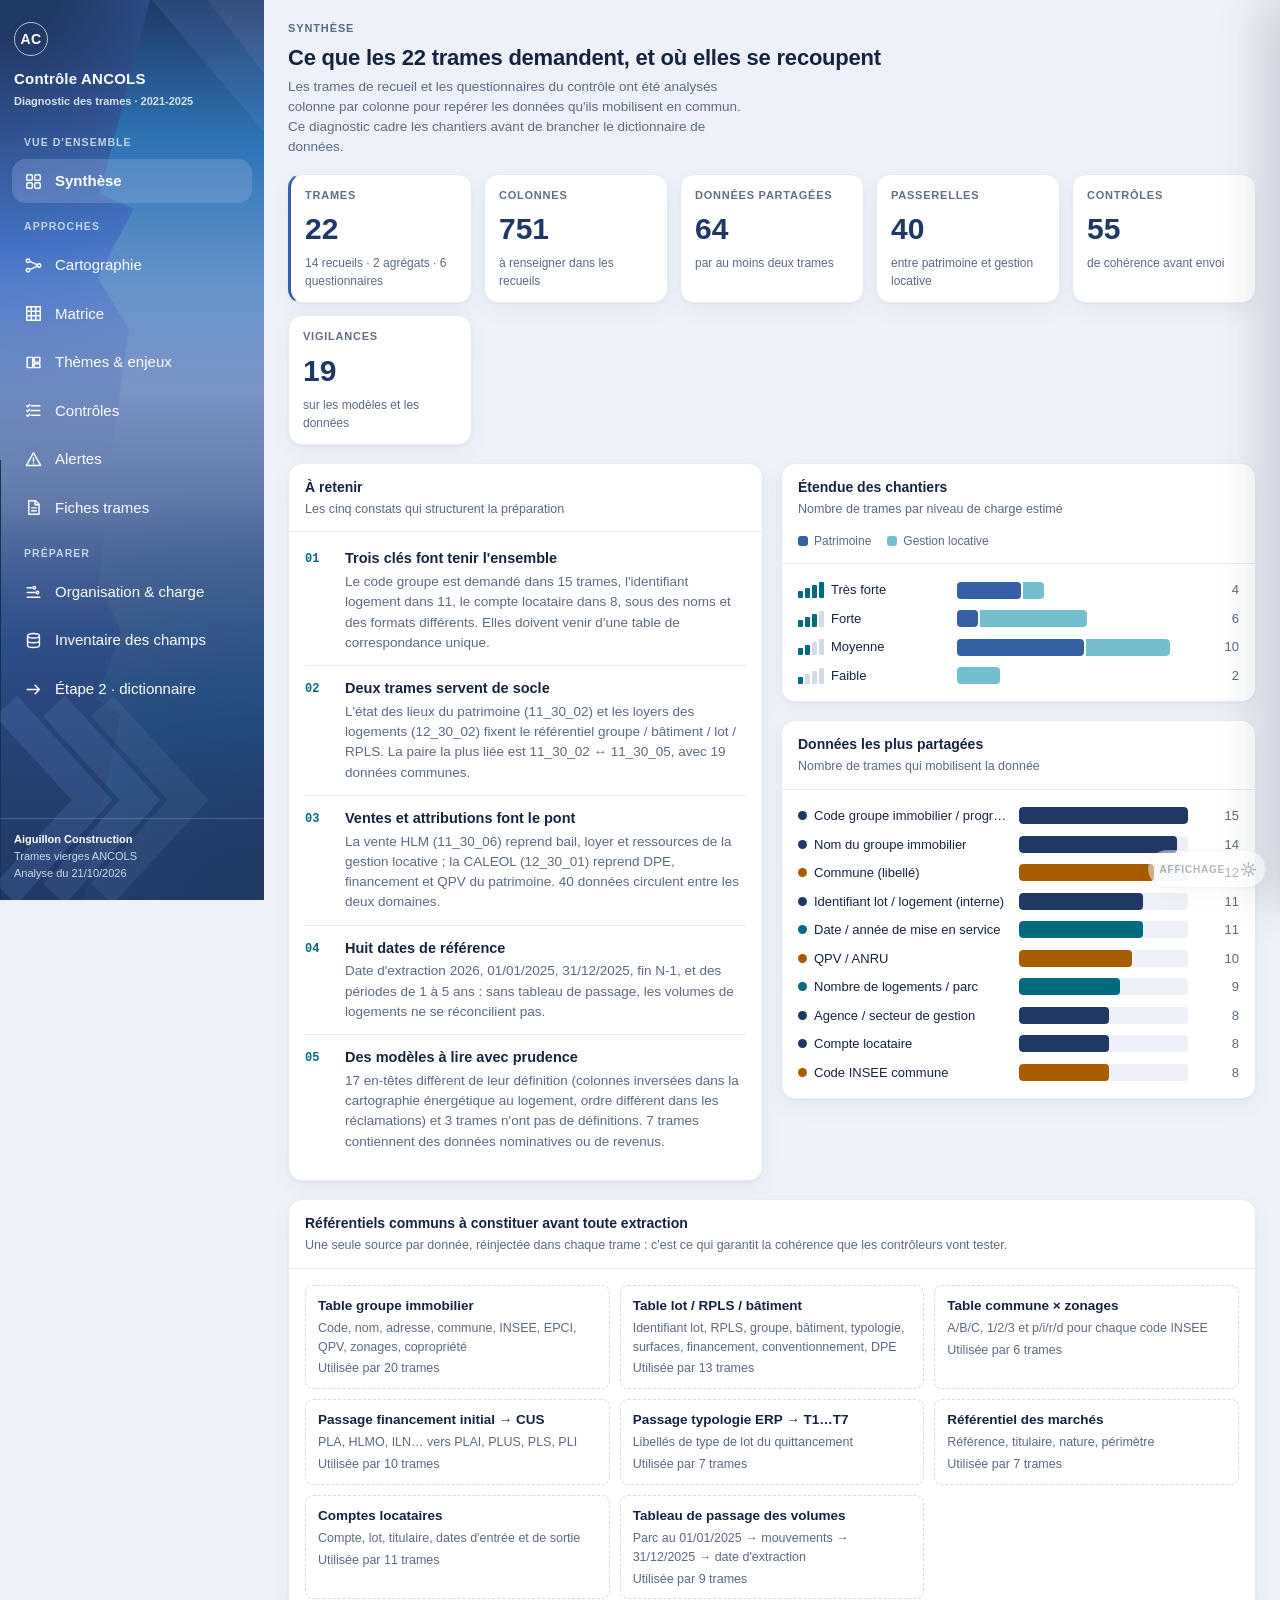
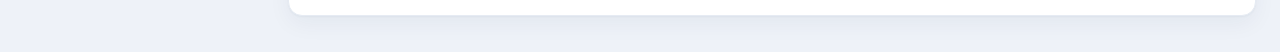
<file: index.html>
<!doctype html>
<html lang="fr">
<head>
<meta charset="utf-8">
<title>Cartographie des trames ANCOLS</title>
<!-- GitHub Pages sert la racine du dépôt : on renvoie vers la page assemblée. -->
<meta http-equiv="refresh" content="0; url=app-statique/">
<link rel="canonical" href="app-statique/">
</head>
<body>
<p>Redirection vers le <a href="app-statique/">diagnostic des trames ANCOLS</a>…</p>
</body>
</html>
</file>
